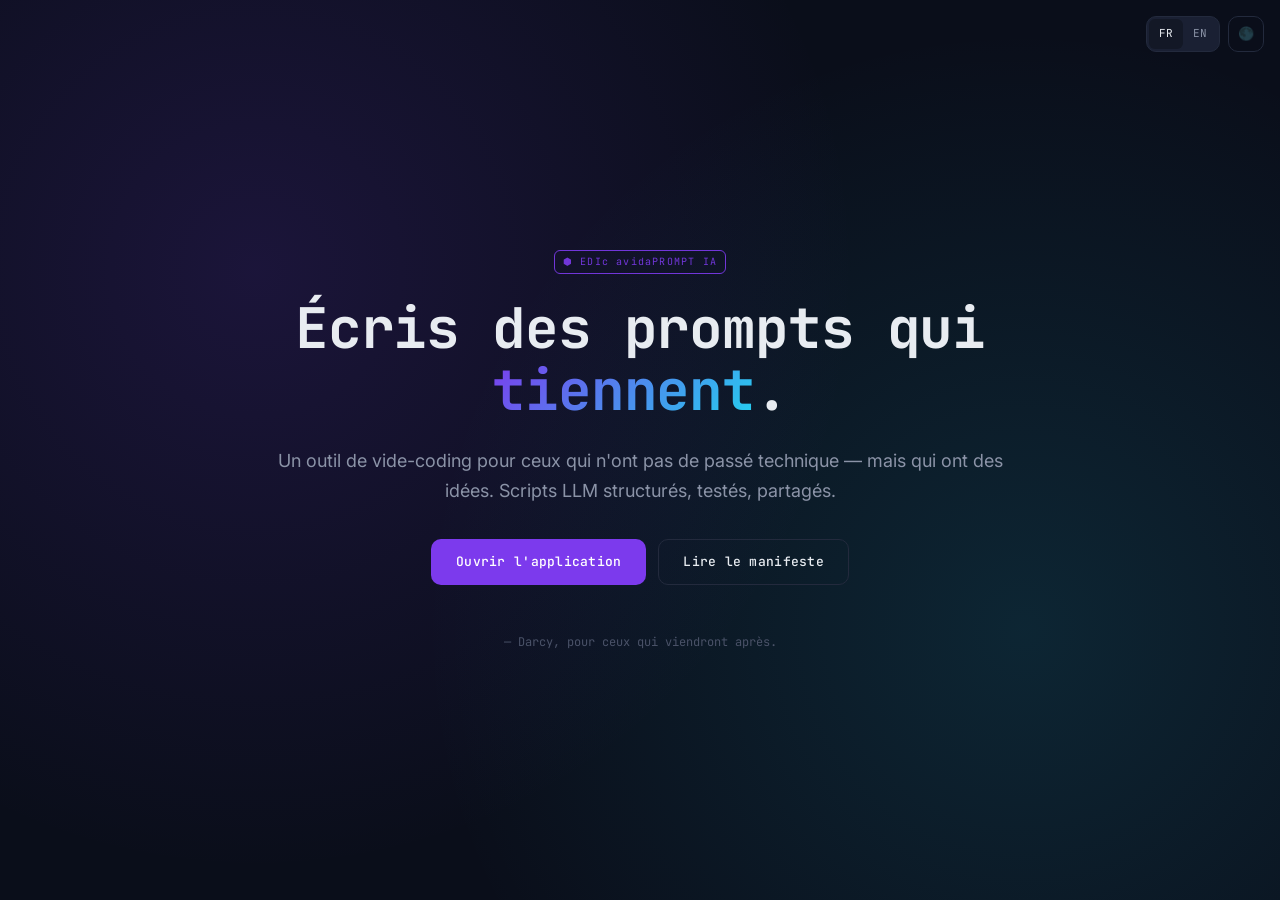
<file: index.html>
<!DOCTYPE html>
<html lang="fr" data-theme="dark">
<head>
  <meta charset="UTF-8">
  <meta name="viewport" content="width=device-width, initial-scale=1.0">
  <title>EDIc avidaPROMPT IA — Par Darcy</title>
  <meta name="description" content="Un outil de vide-coding pour ceux qui n'ont pas de passé technique — mais qui ont des idées.">
  <link rel="preconnect" href="https://fonts.googleapis.com">
  <link rel="preconnect" href="https://fonts.gstatic.com" crossorigin>
  <link href="https://fonts.googleapis.com/css2?family=Inter:wght@400;500;600&family=JetBrains+Mono:wght@400;500;600&display=swap" rel="stylesheet">
  <link rel="stylesheet" href="assets/css/tokens.css">
  <link rel="stylesheet" href="assets/css/components.css">
  <link rel="stylesheet" href="assets/css/app.css">
</head>
<body>

  <div style="position:fixed;top:var(--s-4);right:var(--s-4);z-index:10;display:flex;gap:var(--s-2);">
    <div class="switch">
      <button data-lang="fr" class="active">FR</button>
      <button data-lang="en">EN</button>
    </div>
    <button class="btn btn--icon" data-theme-toggle title="Thème">🌑</button>
  </div>

  <section class="hero">
    <div class="hero__inner">
      <div style="margin-bottom:var(--s-6);">
        <span class="badge" data-zone="lab">⬢ EDIc avidaPROMPT IA</span>
      </div>

      <h1 class="hero__title" data-i18n="hero.title">
        Écris des prompts qui <em>tiennent</em>.
      </h1>

      <p class="hero__sub" data-i18n="hero.sub">
        Un outil de vide-coding pour ceux qui n'ont pas de passé technique — mais qui ont des idées. Scripts LLM structurés, testés, partagés.
      </p>

      <div class="hero__actions">
        <a href="app.html" class="btn btn--primary" data-i18n="hero.cta.primary">Ouvrir l'application</a>
        <a href="app.html#doc" class="btn btn--ghost" data-i18n="hero.cta.secondary">Lire le manifeste</a>
      </div>

      <p class="hero__signature" data-i18n="hero.signature">
        — Darcy, pour ceux qui viendront après.
      </p>
    </div>
  </section>

  <script type="module">
    import { initTheme } from "./assets/js/theme.js";
    import { applyI18n, setLang, getLang } from "./assets/js/i18n.js";
    initTheme();
    applyI18n();
    document.querySelectorAll("[data-lang]").forEach(btn => {
      btn.addEventListener("click", () => {
        setLang(btn.dataset.lang);
        document.querySelectorAll("[data-lang]").forEach(b => b.classList.remove("active"));
        btn.classList.add("active");
      });
    });
    document.querySelector(`[data-lang="${getLang()}"]`)?.classList.add("active");
    document.querySelector("[data-theme-toggle]").addEventListener("click", (e) => {
      import("./assets/js/theme.js").then(m => {
        m.toggleTheme();
        e.target.textContent = m.getTheme() === "dark" ? "🌑" : "☀️";
      });
    });
  </script>
</body>
</html>
</file>
<file: assets/css/tokens.css>
/* ═══════════════════════════════════════════════════════════
   EDIc avidaPROMPT IA — Design System
   Par Darcy · MIT
   ═══════════════════════════════════════════════════════════ */

/* ── THEME DARK (défaut) ── */
:root, [data-theme="dark"] {
  --bg-deep:      #0A0E1A;
  --bg-surface:   #131826;
  --bg-elevated:  #1A2033;
  --border:       #232A3D;

  --text-primary: #E8ECF1;
  --text-muted:   #8B93A7;
  --text-dim:     #4A5268;

  --shadow: 0 4px 24px rgba(0,0,0,.4);
  --overlay: rgba(10,14,26,.85);
}

/* ── THEME LIGHT (éditorial) ── */
[data-theme="light"] {
  --bg-deep:      #FAFAF7;
  --bg-surface:   #FFFFFF;
  --bg-elevated:  #F4F4F0;
  --border:       #E4E4DE;

  --text-primary: #1A1A1A;
  --text-muted:   #6B6B6B;
  --text-dim:     #A0A0A0;

  --shadow: 0 4px 24px rgba(0,0,0,.06);
  --overlay: rgba(250,250,247,.9);
}

/* ── ACCENTS (invariables) ── */
:root {
  --accent-lab:   #7C3AED;
  --accent-sec:   #22D3EE;
  --accent-dev:   #34D399;
  --accent-mind:  #F59E0B;
  --accent-doc:   #E8ECF1;

  --ok:    #34D399;
  --warn:  #F59E0B;
  --fail:  #F87171;

  --font-mono: 'JetBrains Mono', 'IBM Plex Mono', ui-monospace, monospace;
  --font-sans: 'Inter', system-ui, -apple-system, sans-serif;

  --s-1: 4px;   --s-2: 8px;   --s-3: 12px;
  --s-4: 16px;  --s-6: 24px;  --s-8: 32px;
  --s-12: 48px; --s-16: 64px;

  --r-sm: 6px;  --r-md: 10px;  --r-lg: 16px;  --r-full: 9999px;

  --t-fast: .15s ease;
  --t-base: .25s ease;
}

/* ── RESET ── */
*, *::before, *::after { box-sizing: border-box; margin: 0; padding: 0; }
html { scroll-behavior: smooth; }
body {
  font-family: var(--font-sans);
  background: var(--bg-deep);
  color: var(--text-primary);
  line-height: 1.6;
  transition: background var(--t-base), color var(--t-base);
  -webkit-font-smoothing: antialiased;
}
a { color: inherit; text-decoration: none; }
button { font: inherit; cursor: pointer; border: none; background: none; }
input, textarea { font: inherit; }
::selection { background: var(--accent-lab); color: #fff; }

/* ── SCROLLBAR (cyber) ── */
::-webkit-scrollbar { width: 10px; height: 10px; }
::-webkit-scrollbar-track { background: var(--bg-deep); }
::-webkit-scrollbar-thumb {
  background: var(--border);
  border-radius: var(--r-full);
}
::-webkit-scrollbar-thumb:hover { background: var(--accent-lab); }

/* ── UTILITAIRES ── */
.mono { font-family: var(--font-mono); }
.muted { color: var(--text-muted); }
.dim { color: var(--text-dim); }
.flex { display: flex; }
.between { justify-content: space-between; }
.center { align-items: center; }
.gap-2 { gap: var(--s-2); }  .gap-4 { gap: var(--s-4); }
.gap-6 { gap: var(--s-6); }
</file>
<file: assets/css/components.css>
/* ═══ BOUTONS ═══ */
.btn {
  display: inline-flex;
  align-items: center;
  gap: var(--s-2);
  padding: var(--s-3) var(--s-6);
  border-radius: var(--r-md);
  font-family: var(--font-mono);
  font-size: 13px;
  font-weight: 500;
  letter-spacing: .02em;
  transition: all var(--t-fast);
  border: 1px solid transparent;
}
.btn--primary {
  background: var(--accent-lab);
  color: #fff;
}
.btn--primary:hover {
  background: color-mix(in srgb, var(--accent-lab) 85%, white);
  transform: translateY(-1px);
  box-shadow: 0 8px 24px color-mix(in srgb, var(--accent-lab) 40%, transparent);
}
.btn--ghost {
  background: transparent;
  border-color: var(--border);
  color: var(--text-primary);
}
.btn--ghost:hover {
  border-color: var(--accent-lab);
  color: var(--accent-lab);
}
.btn--icon {
  padding: var(--s-2);
  width: 36px; height: 36px;
  justify-content: center;
  border-radius: var(--r-md);
  border: 1px solid var(--border);
}

/* ═══ CARTES ═══ */
.card {
  background: var(--bg-surface);
  border: 1px solid var(--border);
  border-radius: var(--r-lg);
  padding: var(--s-6);
  transition: border-color var(--t-base), transform var(--t-base);
}

/* ═══ BADGES DE ZONE ═══ */
.badge {
  display: inline-block;
  font-family: var(--font-mono);
  font-size: 10px;
  letter-spacing: .12em;
  padding: 3px 8px;
  border-radius: var(--r-sm);
  border: 1px solid currentColor;
  opacity: .9;
}
.badge[data-zone="lab"]  { color: var(--accent-lab); }
.badge[data-zone="sec"]  { color: var(--accent-sec); }
.badge[data-zone="dev"]  { color: var(--accent-dev); }
.badge[data-zone="mind"] { color: var(--accent-mind); }
.badge[data-zone="doc"]  { color: var(--text-muted); }

/* ═══ SCRIPT CARD ═══ */
.script-card {
  background: var(--bg-surface);
  border: 1px solid var(--border);
  border-radius: var(--r-lg);
  padding: var(--s-4);
  display: flex;
  flex-direction: column;
  gap: var(--s-3);
  transition: all var(--t-base);
  cursor: pointer;
}
.script-card:hover {
  border-color: var(--accent-lab);
  transform: translateY(-2px);
  box-shadow: var(--shadow);
}
.script-card__head {
  display: flex;
  justify-content: space-between;
  align-items: center;
}
.script-card__title {
  font-family: var(--font-mono);
  font-size: 14px;
  color: var(--text-primary);
}
.script-card__score {
  font-family: var(--font-mono);
  font-size: 12px;
  color: var(--ok);
}
.script-card__desc {
  font-size: 13px;
  color: var(--text-muted);
  line-height: 1.5;
}
.script-card__meta {
  font-size: 11px;
  color: var(--text-dim);
  font-family: var(--font-mono);
}

/* ═══ STATS ═══ */
.stat {
  background: var(--bg-surface);
  border: 1px solid var(--border);
  border-radius: var(--r-lg);
  padding: var(--s-4) var(--s-6);
}
.stat__label {
  font-family: var(--font-mono);
  font-size: 11px;
  color: var(--text-muted);
  letter-spacing: .08em;
  text-transform: uppercase;
}
.stat__value {
  font-family: var(--font-mono);
  font-size: 32px;
  font-weight: 600;
  color: var(--text-primary);
  margin: var(--s-1) 0;
}
.stat__delta {
  font-family: var(--font-mono);
  font-size: 12px;
}
.stat__delta--up   { color: var(--ok); }
.stat__delta--down { color: var(--fail); }

/* ═══ INPUT ═══ */
.input, .textarea {
  width: 100%;
  background: var(--bg-elevated);
  border: 1px solid var(--border);
  border-radius: var(--r-md);
  padding: var(--s-3) var(--s-4);
  color: var(--text-primary);
  font-family: var(--font-mono);
  font-size: 13px;
  transition: border-color var(--t-fast);
}
.input:focus, .textarea:focus {
  outline: none;
  border-color: var(--accent-lab);
}
</file>
<file: assets/css/app.css>
/* ═══ APP SHELL ═══ */
.app {
  display: grid;
  grid-template-columns: 240px 1fr;
  min-height: 100vh;
}
@media (max-width: 768px) {
  .app { grid-template-columns: 1fr; }
  .sidebar { display: none; }
}

/* ═══ SIDEBAR ═══ */
.sidebar {
  background: var(--bg-surface);
  border-right: 1px solid var(--border);
  padding: var(--s-6) var(--s-4);
  display: flex;
  flex-direction: column;
  gap: var(--s-6);
  position: sticky;
  top: 0;
  height: 100vh;
  overflow-y: auto;
}
.sidebar__logo {
  font-family: var(--font-mono);
  font-size: 14px;
  font-weight: 600;
  color: var(--text-primary);
  display: flex;
  align-items: center;
  gap: var(--s-2);
  padding: 0 var(--s-2);
}
.sidebar__logo-mark {
  width: 28px; height: 28px;
  border-radius: var(--r-sm);
  background: linear-gradient(135deg, var(--accent-lab), var(--accent-sec));
  display: grid;
  place-items: center;
  color: #fff;
  font-size: 16px;
  font-weight: 700;
}
.sidebar__nav {
  display: flex;
  flex-direction: column;
  gap: 2px;
}
.nav-item {
  display: flex;
  align-items: center;
  gap: var(--s-3);
  padding: var(--s-2) var(--s-3);
  border-radius: var(--r-md);
  font-size: 13px;
  color: var(--text-muted);
  transition: all var(--t-fast);
  cursor: pointer;
  border-left: 2px solid transparent;
}
.nav-item:hover {
  background: var(--bg-elevated);
  color: var(--text-primary);
}
.nav-item.active {
  background: var(--bg-elevated);
  color: var(--text-primary);
}
.nav-item[data-zone="lab"].active  { border-left-color: var(--accent-lab); }
.nav-item[data-zone="sec"].active  { border-left-color: var(--accent-sec); }
.nav-item[data-zone="dev"].active  { border-left-color: var(--accent-dev); }
.nav-item[data-zone="mind"].active { border-left-color: var(--accent-mind); }
.nav-item[data-zone="doc"].active  { border-left-color: var(--text-muted); }
.nav-item__icon { width: 16px; text-align: center; }

/* ═══ MAIN ═══ */
.main {
  padding: var(--s-6) var(--s-8);
  max-width: 1400px;
  width: 100%;
}
@media (max-width: 768px) { .main { padding: var(--s-4); } }

.topbar {
  display: flex;
  justify-content: space-between;
  align-items: center;
  margin-bottom: var(--s-8);
  padding-bottom: var(--s-4);
  border-bottom: 1px solid var(--border);
}
.topbar__title {
  font-family: var(--font-mono);
  font-size: 18px;
  color: var(--text-primary);
}
.topbar__actions { display: flex; gap: var(--s-2); align-items: center; }

/* ═══ GRILLES ═══ */
.grid-stats {
  display: grid;
  grid-template-columns: repeat(auto-fit, minmax(180px, 1fr));
  gap: var(--s-4);
  margin-bottom: var(--s-6);
}
.grid-cards {
  display: grid;
  grid-template-columns: repeat(auto-fill, minmax(280px, 1fr));
  gap: var(--s-4);
}

/* ═══ HERO (landing) ═══ */
.hero {
  min-height: 100vh;
  display: grid;
  place-items: center;
  padding: var(--s-8);
  position: relative;
  overflow: hidden;
}
.hero::before {
  content: '';
  position: absolute;
  inset: 0;
  background:
    radial-gradient(circle at 20% 30%, color-mix(in srgb, var(--accent-lab) 15%, transparent), transparent 50%),
    radial-gradient(circle at 80% 70%, color-mix(in srgb, var(--accent-sec) 12%, transparent), transparent 50%);
  pointer-events: none;
}
.hero__inner {
  max-width: 760px;
  text-align: center;
  position: relative;
  z-index: 1;
}
.hero__title {
  font-family: var(--font-mono);
  font-size: clamp(32px, 6vw, 56px);
  font-weight: 700;
  line-height: 1.1;
  letter-spacing: -.02em;
  margin-bottom: var(--s-6);
}
.hero__title em {
  font-style: normal;
  background: linear-gradient(135deg, var(--accent-lab), var(--accent-sec));
  -webkit-background-clip: text;
  background-clip: text;
  color: transparent;
}
.hero__sub {
  font-size: clamp(15px, 2vw, 18px);
  color: var(--text-muted);
  margin-bottom: var(--s-8);
  line-height: 1.7;
}
.hero__actions {
  display: flex;
  gap: var(--s-3);
  justify-content: center;
  flex-wrap: wrap;
}
.hero__signature {
  margin-top: var(--s-12);
  font-family: var(--font-mono);
  font-size: 12px;
  color: var(--text-dim);
}

/* ═══ SWITCH LANGUE / THEME ═══ */
.switch {
  display: inline-flex;
  background: var(--bg-elevated);
  border: 1px solid var(--border);
  border-radius: var(--r-md);
  padding: 2px;
  font-family: var(--font-mono);
  font-size: 11px;
}
.switch button {
  padding: 4px 10px;
  border-radius: var(--r-sm);
  color: var(--text-muted);
  transition: all var(--t-fast);
}
.switch button.active {
  background: var(--bg-surface);
  color: var(--text-primary);
}
</file>
